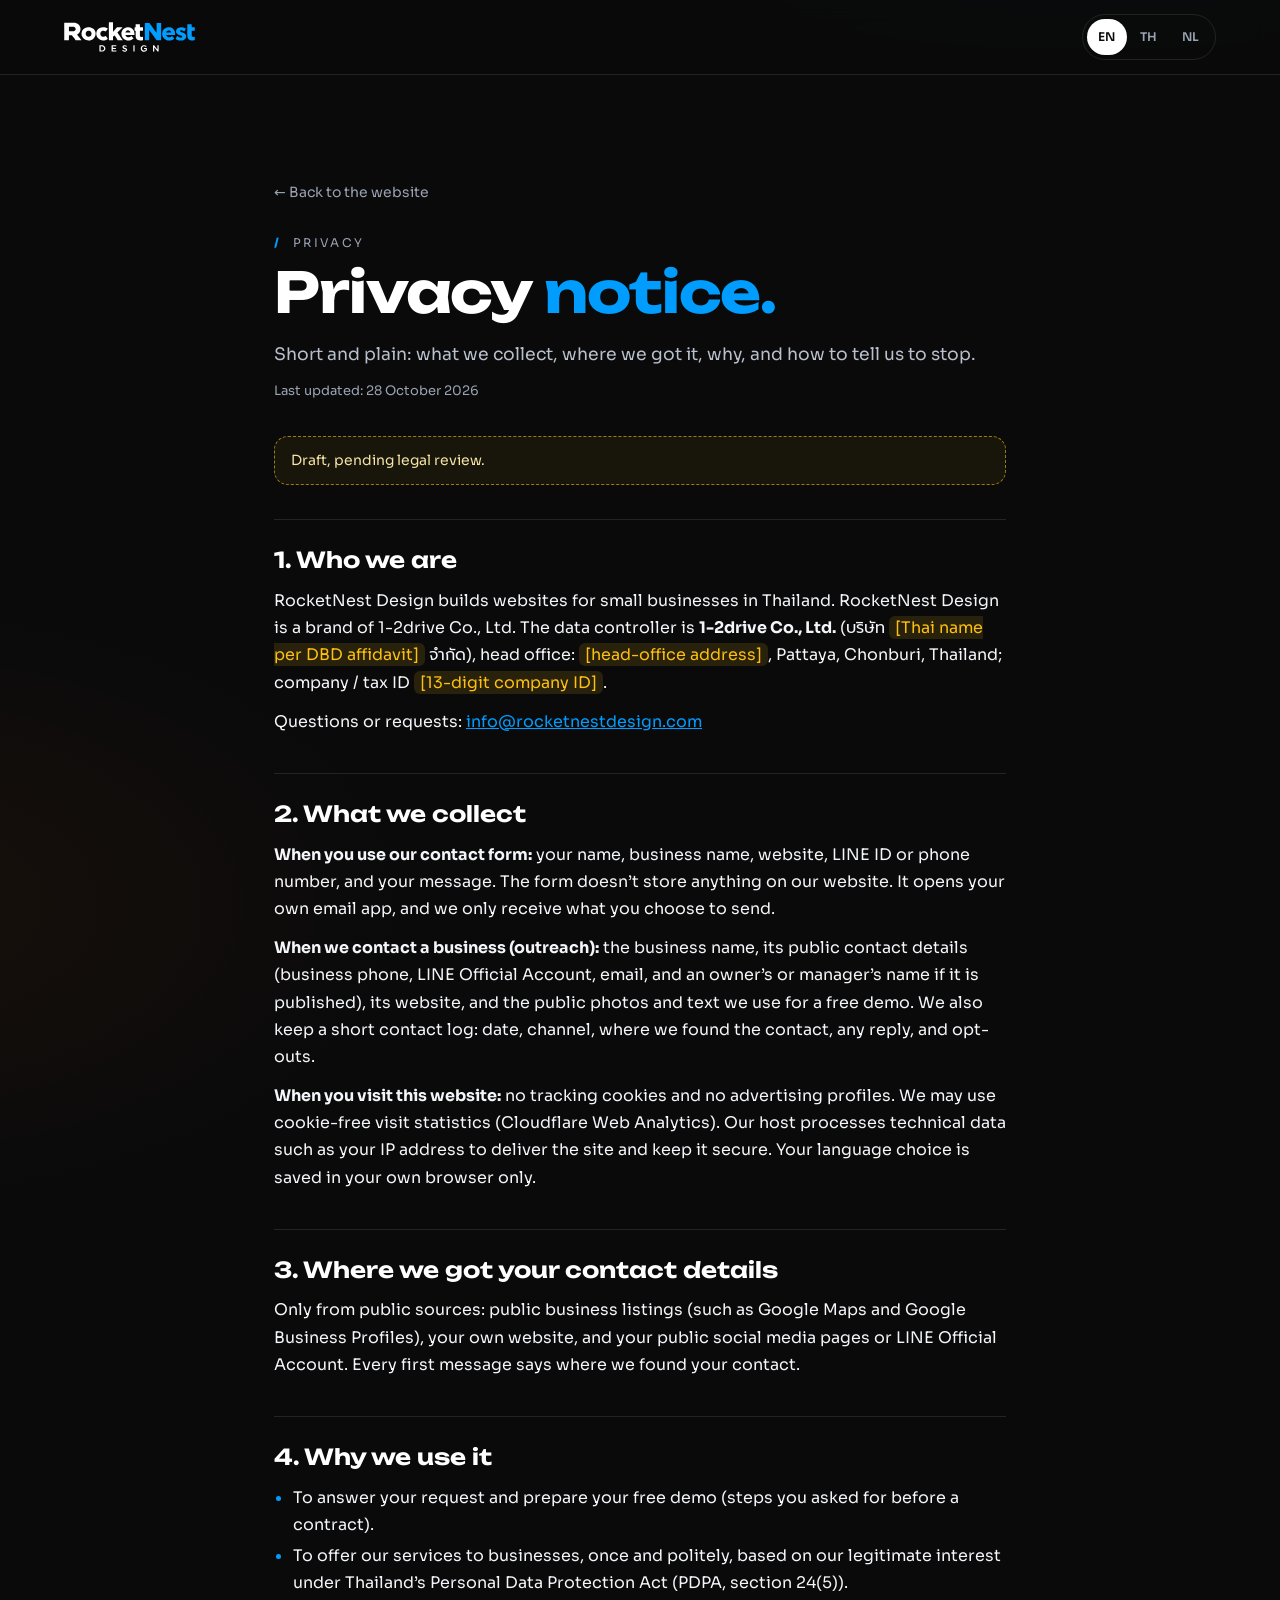
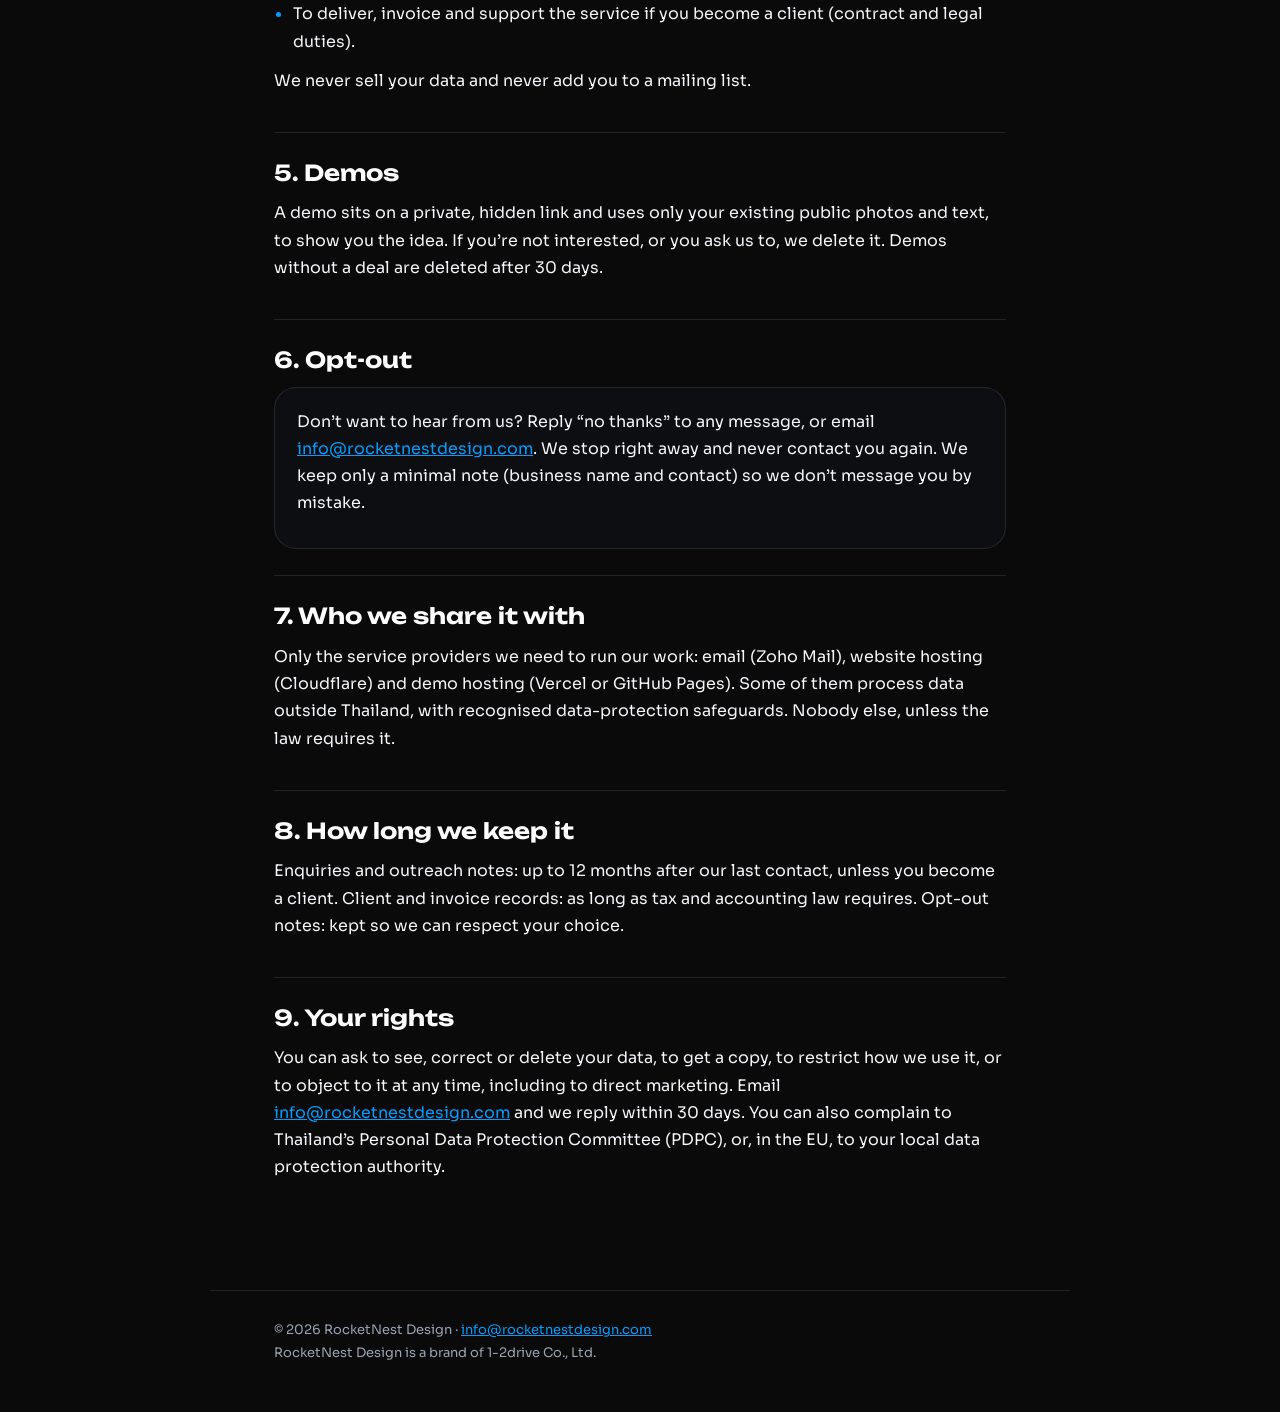
<file: privacy/index.html>
<!doctype html>
<html lang="en">
<head>
<meta charset="utf-8">
<meta name="viewport" content="width=device-width, initial-scale=1, viewport-fit=cover">
<!-- PREVIEW ONLY (draft, pending legal review). Not part of the live candidate; remove noindex when approved for launch. -->
<meta name="robots" content="noindex, nofollow">
<title>Privacy notice · RocketNest Design</title>
<meta name="description" content="How RocketNest Design handles personal data from our contact form and business outreach.">
<meta name="theme-color" content="#0A0A0B">
<link rel="icon" href="../favicon-32.png" sizes="32x32">
<link rel="preload" href="../fonts/sora.woff2" as="font" type="font/woff2" crossorigin>
<style>
@font-face{font-family:"Unbounded";src:url(../fonts/unbounded.woff2) format("woff2");font-weight:200 900;font-display:swap}
@font-face{font-family:"Sora";src:url(../fonts/sora.woff2) format("woff2");font-weight:100 800;font-display:swap}
@font-face{font-family:"Prompt";src:url(../fonts/prompt-thai-Regular.woff2) format("woff2");font-weight:400;font-display:swap;unicode-range:U+0E01-0E5B,U+200C-200D,U+25CC}
@font-face{font-family:"Prompt";src:url(../fonts/prompt-thai-SemiBold.woff2) format("woff2");font-weight:500 600;font-display:swap;unicode-range:U+0E01-0E5B,U+200C-200D,U+25CC}
@font-face{font-family:"Prompt";src:url(../fonts/prompt-thai-Bold.woff2) format("woff2");font-weight:700 900;font-display:swap;unicode-range:U+0E01-0E5B,U+200C-200D,U+25CC}
:root{--ink:#0A0A0B;--paper:#F3F5F8;--mute:#9AA3B2;--blue:#009DFE;--flame:#FD7203;--flame-2:#FEC00F;--line:rgba(255,255,255,.1);--display:"Unbounded","Prompt",system-ui,sans-serif;--sans:"Sora","Prompt",system-ui,-apple-system,"Segoe UI",sans-serif;--pad:clamp(20px,5vw,72px)}
*{box-sizing:border-box}
html{background:var(--ink);-webkit-text-size-adjust:100%}
body{margin:0;color:var(--paper);font-family:var(--sans);font-size:clamp(16px,1.05vw,17px);line-height:1.7;-webkit-font-smoothing:antialiased;overflow-x:clip;
 background:radial-gradient(1200px 600px at 85% -10%,rgba(0,157,254,.14),transparent 60%),radial-gradient(900px 500px at -10% 30%,rgba(253,114,3,.06),transparent 60%),var(--ink)}
a{color:var(--blue)}
:focus-visible{outline:2px solid var(--blue);outline-offset:3px;border-radius:6px}
.hdr{position:sticky;top:0;z-index:5;display:flex;align-items:center;justify-content:space-between;gap:16px;padding:14px var(--pad);background:rgba(10,10,11,.72);backdrop-filter:blur(14px);-webkit-backdrop-filter:blur(14px);border-bottom:1px solid var(--line)}
.hdr img{display:block;height:30px;width:auto}
.lang{display:flex;gap:2px;padding:4px;border:1px solid var(--line);border-radius:999px}
.lang button{all:unset;cursor:pointer;min-width:40px;height:36px;display:grid;place-items:center;border-radius:999px;font-size:12px;font-weight:600;letter-spacing:.06em;color:var(--mute)}
.lang button[aria-pressed=true]{background:#fff;color:var(--ink)}
main{max-width:860px;margin:0 auto;padding:clamp(40px,8vw,96px) var(--pad) 72px}
.back{display:inline-flex;align-items:center;gap:8px;min-height:44px;color:var(--mute);text-decoration:none;font-size:14px}
.back:hover{color:#fff}
.eyebrow{margin:18px 0 10px;font-size:12px;letter-spacing:.2em;text-transform:uppercase;color:var(--mute)}
.eyebrow b{color:var(--blue);margin-right:6px}
h1{font:700 clamp(32px,5.4vw,56px)/1.05 var(--display);letter-spacing:-.02em;margin:0 0 18px;color:#fff;overflow-wrap:anywhere}
h1 em{font-style:normal;color:var(--blue)}
.lede{color:#B8C0CC;font-size:1.08em;margin:0 0 10px}
.upd{color:var(--mute);font-size:13px;margin:0 0 34px}
.draft{border:1px dashed rgba(254,192,15,.6);background:rgba(254,192,15,.06);color:#F6E3A6;border-radius:14px;padding:12px 16px;font-size:14px;margin:0 0 34px}
section{padding:26px 0;border-top:1px solid var(--line)}
h2{font:650 clamp(18px,2vw,22px)/1.3 var(--display);margin:0 0 12px;color:#fff}
p{margin:0 0 12px}
ul{margin:0 0 12px;padding-left:1.2em}
li{margin:4px 0}
li::marker{color:var(--blue)}
.todo{background:rgba(254,192,15,.12);color:var(--flame-2);padding:1px 6px;border-radius:6px}
.card{border:1px solid var(--line);background:rgba(17,18,22,.62);border-radius:22px;padding:20px 22px;margin-top:8px}
footer{max-width:860px;margin:0 auto;padding:28px var(--pad) 48px;color:var(--mute);font-size:13px;border-top:1px solid var(--line)}
html[lang=th] .eyebrow{letter-spacing:.04em}
html[lang=th] body{line-height:1.85}
article[hidden]{display:none}
</style>
</head>
<body>
<header class="hdr">
  <a href="../" aria-label="RocketNest Design home"><img src="../img/wordmark.svg" alt="RocketNest Design" width="150" height="34"></a>
  <div class="lang" role="group" aria-label="Language">
    <button type="button" data-lang="en" aria-pressed="true">EN</button>
    <button type="button" data-lang="th" aria-pressed="false">TH</button>
    <button type="button" data-lang="nl" aria-pressed="false">NL</button>
  </div>
</header>

<main>
<!-- TODO(Steven): data controller = 1-2drive Co., Ltd. (Legal addendum 28 Oct 2026). Fill the [ ... ] placeholders below
     (EN, TH and NL) from the DBD affidavit: Thai name, 13-digit company ID, head-office address. Retention periods: confirm. Thai lawyer to review once. -->

<article lang="en" data-l="en">
  <a class="back" href="../">← Back to the website</a>
  <p class="eyebrow"><b>/</b> Privacy</p>
  <h1>Privacy <em>notice.</em></h1>
  <p class="lede">Short and plain: what we collect, where we got it, why, and how to tell us to stop.</p>
  <p class="upd">Last updated: 28 October 2026</p>
  <p class="draft">Draft, pending legal review.</p>

  <section><h2>1. Who we are</h2>
    <p>RocketNest Design builds websites for small businesses in Thailand. RocketNest Design is a brand of 1-2drive Co., Ltd. The data controller is <b>1-2drive Co., Ltd.</b> (บริษัท <span class="todo">[Thai name per DBD affidavit]</span> จำกัด), head office: <span class="todo">[head-office address]</span>, Pattaya, Chonburi, Thailand; company / tax ID <span class="todo">[13-digit company ID]</span>.</p>
    <p>Questions or requests: <a href="mailto:info@rocketnestdesign.com">info@rocketnestdesign.com</a></p></section>

  <section><h2>2. What we collect</h2>
    <p><strong>When you use our contact form:</strong> your name, business name, website, LINE ID or phone number, and your message. The form doesn’t store anything on our website. It opens your own email app, and we only receive what you choose to send.</p>
    <p><strong>When we contact a business (outreach):</strong> the business name, its public contact details (business phone, LINE Official Account, email, and an owner’s or manager’s name if it is published), its website, and the public photos and text we use for a free demo. We also keep a short contact log: date, channel, where we found the contact, any reply, and opt-outs.</p>
    <p><strong>When you visit this website:</strong> no tracking cookies and no advertising profiles. We may use cookie-free visit statistics (Cloudflare Web Analytics). Our host processes technical data such as your IP address to deliver the site and keep it secure. Your language choice is saved in your own browser only.</p></section>

  <section><h2>3. Where we got your contact details</h2>
    <p>Only from public sources: public business listings (such as Google Maps and Google Business Profiles), your own website, and your public social media pages or LINE Official Account. Every first message says where we found your contact.</p></section>

  <section><h2>4. Why we use it</h2>
    <ul>
      <li>To answer your request and prepare your free demo (steps you asked for before a contract).</li>
      <li>To offer our services to businesses, once and politely, based on our legitimate interest under Thailand’s Personal Data Protection Act (PDPA, section 24(5)).</li>
      <li>To deliver, invoice and support the service if you become a client (contract and legal duties).</li>
    </ul>
    <p>We never sell your data and never add you to a mailing list.</p></section>

  <section><h2>5. Demos</h2>
    <p>A demo sits on a private, hidden link and uses only your existing public photos and text, to show you the idea. If you’re not interested, or you ask us to, we delete it. Demos without a deal are deleted after 30 days.</p></section>

  <section><h2>6. Opt-out</h2>
    <div class="card"><p>Don’t want to hear from us? Reply “no thanks” to any message, or email <a href="mailto:info@rocketnestdesign.com?subject=Opt-out">info@rocketnestdesign.com</a>. We stop right away and never contact you again. We keep only a minimal note (business name and contact) so we don’t message you by mistake.</p></div></section>

  <section><h2>7. Who we share it with</h2>
    <p>Only the service providers we need to run our work: email (Zoho Mail), website hosting (Cloudflare) and demo hosting (Vercel or GitHub Pages). Some of them process data outside Thailand, with recognised data-protection safeguards. Nobody else, unless the law requires it.</p></section>

  <section><h2>8. How long we keep it</h2>
    <p>Enquiries and outreach notes: up to 12 months after our last contact, unless you become a client. Client and invoice records: as long as tax and accounting law requires. Opt-out notes: kept so we can respect your choice.</p></section>

  <section><h2>9. Your rights</h2>
    <p>You can ask to see, correct or delete your data, to get a copy, to restrict how we use it, or to object to it at any time, including to direct marketing. Email <a href="mailto:info@rocketnestdesign.com">info@rocketnestdesign.com</a> and we reply within 30 days. You can also complain to Thailand’s Personal Data Protection Committee (PDPC), or, in the EU, to your local data protection authority.</p></section>
</article>

<article lang="th" data-l="th" hidden>
  <a class="back" href="../">← กลับไปที่เว็บไซต์</a>
  <p class="eyebrow"><b>/</b> ความเป็นส่วนตัว</p>
  <h1>ประกาศ<em>ความเป็นส่วนตัว</em></h1>
  <p class="lede">สั้นและเข้าใจง่าย: เราเก็บข้อมูลอะไร ได้มาจากที่ไหน ใช้ทำอะไร และจะบอกให้เราหยุดได้อย่างไร</p>
  <p class="upd">ปรับปรุงล่าสุด: 28 ตุลาคม 2026</p>
  <p class="draft">ฉบับร่าง รอการตรวจสอบทางกฎหมาย</p>

  <section><h2>1. เราคือใคร</h2>
    <p>RocketNest Design รับทำเว็บไซต์ให้ธุรกิจขนาดเล็กในประเทศไทย RocketNest Design เป็นแบรนด์ของ บริษัท 1-2drive จำกัด ผู้ควบคุมข้อมูลส่วนบุคคลคือ <b>บริษัท <span class="todo">[ชื่อภาษาไทยตามหนังสือรับรอง]</span> จำกัด (1-2drive Co., Ltd.)</b> สำนักงานใหญ่: <span class="todo">[ที่อยู่สำนักงานใหญ่]</span> พัทยา ชลบุรี เลขทะเบียนนิติบุคคล/เลขประจำตัวผู้เสียภาษี <span class="todo">[เลข 13 หลัก]</span></p>
    <p>สอบถามหรือส่งคำขอ: <a href="mailto:info@rocketnestdesign.com">info@rocketnestdesign.com</a></p></section>

  <section><h2>2. ข้อมูลที่เราเก็บ</h2>
    <p><strong>เมื่อคุณใช้แบบฟอร์มติดต่อ:</strong> ชื่อ ชื่อธุรกิจ เว็บไซต์ LINE ID หรือเบอร์โทร และข้อความของคุณ แบบฟอร์มไม่ได้บันทึกข้อมูลใดไว้บนเว็บไซต์ของเรา แต่จะเปิดแอปอีเมลของคุณเอง และเราได้รับเฉพาะสิ่งที่คุณเลือกส่งมา</p>
    <p><strong>เมื่อเราติดต่อธุรกิจ:</strong> ชื่อธุรกิจ ช่องทางติดต่อที่เปิดเผยต่อสาธารณะ (เบอร์โทรของธุรกิจ LINE Official Account อีเมล และชื่อเจ้าของหรือผู้จัดการหากมีการเผยแพร่) เว็บไซต์ รวมถึงรูปภาพและข้อความสาธารณะที่เราใช้ทำเดโมฟรี เรายังเก็บบันทึกการติดต่อสั้น ๆ ได้แก่ วันที่ ช่องทาง แหล่งที่พบช่องทางติดต่อ การตอบกลับ และการขอไม่รับการติดต่อ</p>
    <p><strong>เมื่อคุณเข้าชมเว็บไซต์นี้:</strong> ไม่มีคุกกี้ติดตามและไม่มีการสร้างโปรไฟล์โฆษณา เราอาจใช้สถิติการเข้าชมแบบไม่ใช้คุกกี้ (Cloudflare Web Analytics) ผู้ให้บริการโฮสติ้งของเราประมวลผลข้อมูลทางเทคนิค เช่น หมายเลข IP เพื่อแสดงเว็บไซต์และรักษาความปลอดภัย ภาษาที่คุณเลือกจะบันทึกไว้ในเบราว์เซอร์ของคุณเท่านั้น</p></section>

  <section><h2>3. เราได้ช่องทางติดต่อของคุณมาจากไหน</h2>
    <p>จากแหล่งสาธารณะเท่านั้น: รายชื่อธุรกิจสาธารณะ (เช่น Google Maps และ Google Business Profile) เว็บไซต์ของคุณ และหน้าโซเชียลมีเดียหรือ LINE Official Account สาธารณะของคุณ ข้อความแรกทุกครั้งจะบอกว่าเราพบช่องทางติดต่อของคุณจากที่ใด</p></section>

  <section><h2>4. เราใช้ข้อมูลเพื่ออะไร</h2>
    <ul>
      <li>เพื่อตอบคำขอของคุณและจัดทำเดโมฟรี (ขั้นตอนที่คุณร้องขอก่อนทำสัญญา)</li>
      <li>เพื่อนำเสนอบริการของเราให้ธุรกิจอย่างสุภาพเพียงครั้งเดียว โดยอาศัยประโยชน์โดยชอบด้วยกฎหมายตามพระราชบัญญัติคุ้มครองข้อมูลส่วนบุคคล (PDPA มาตรา 24(5))</li>
      <li>เพื่อให้บริการ ออกใบแจ้งหนี้ และดูแลคุณหากคุณเป็นลูกค้า (ตามสัญญาและหน้าที่ตามกฎหมาย)</li>
    </ul>
    <p>เราไม่ขายข้อมูลของคุณ และไม่เพิ่มคุณเข้ารายชื่อรับอีเมลใด ๆ</p></section>

  <section><h2>5. เดโม</h2>
    <p>เดโมอยู่บนลิงก์ส่วนตัวที่ซ่อนไว้ และใช้เฉพาะรูปภาพและข้อความสาธารณะที่คุณมีอยู่แล้ว เพื่อให้คุณเห็นภาพ หากคุณไม่สนใจหรือขอให้ลบ เราจะลบทันที เดโมที่ไม่ได้ตกลงกันจะถูกลบภายใน 30 วัน</p></section>

  <section><h2>6. การขอไม่รับการติดต่อ</h2>
    <div class="card"><p>ไม่ต้องการให้เราติดต่ออีก? ตอบกลับว่า “ไม่สนใจ” ในข้อความใดก็ได้ หรืออีเมลถึง <a href="mailto:info@rocketnestdesign.com?subject=Opt-out">info@rocketnestdesign.com</a> เราจะหยุดทันทีและจะไม่ติดต่อคุณอีก เราเก็บเพียงบันทึกขั้นต่ำ (ชื่อธุรกิจและช่องทางติดต่อ) เพื่อไม่ให้ส่งข้อความถึงคุณโดยไม่ตั้งใจ</p></div></section>

  <section><h2>7. เราแบ่งปันข้อมูลกับใคร</h2>
    <p>เฉพาะผู้ให้บริการที่จำเป็นต่อการทำงาน: อีเมล (Zoho Mail) โฮสติ้งเว็บไซต์ (Cloudflare) และโฮสติ้งเดโม (Vercel หรือ GitHub Pages) บางรายประมวลผลข้อมูลนอกประเทศไทย โดยมีมาตรการคุ้มครองข้อมูลที่ได้รับการยอมรับ ไม่มีบุคคลอื่น เว้นแต่กฎหมายกำหนด</p></section>

  <section><h2>8. เราเก็บข้อมูลไว้นานเท่าไร</h2>
    <p>คำขอและบันทึกการติดต่อ: ไม่เกิน 12 เดือนหลังการติดต่อครั้งล่าสุด เว้นแต่คุณจะเป็นลูกค้า ข้อมูลลูกค้าและใบแจ้งหนี้: ตามระยะเวลาที่กฎหมายภาษีและบัญชีกำหนด บันทึกการขอไม่รับการติดต่อ: เก็บไว้เพื่อเคารพการตัดสินใจของคุณ</p></section>

  <section><h2>9. สิทธิของคุณ</h2>
    <p>คุณขอเข้าถึง แก้ไข หรือลบข้อมูลของคุณ ขอรับสำเนา ขอจำกัดการใช้ หรือคัดค้านการใช้ข้อมูลได้ทุกเมื่อ รวมถึงการตลาดแบบตรง อีเมลถึง <a href="mailto:info@rocketnestdesign.com">info@rocketnestdesign.com</a> แล้วเราจะตอบกลับภายใน 30 วัน คุณยังร้องเรียนต่อคณะกรรมการคุ้มครองข้อมูลส่วนบุคคล (สคส.) ได้ หรือหากอยู่ในสหภาพยุโรป ร้องเรียนต่อหน่วยงานคุ้มครองข้อมูลในประเทศของคุณ</p></section>
</article>

<article lang="nl" data-l="nl" hidden>
  <a class="back" href="../">← Terug naar de website</a>
  <p class="eyebrow"><b>/</b> Privacy</p>
  <h1>Privacy<em>verklaring.</em></h1>
  <p class="lede">Kort en duidelijk: wat we verzamelen, waar we het vonden, waarom, en hoe je ons laat stoppen.</p>
  <p class="upd">Laatst bijgewerkt: 28 oktober 2026</p>
  <p class="draft">Ontwerp, juridische controle volgt.</p>

  <section><h2>1. Wie we zijn</h2>
    <p>RocketNest Design maakt websites voor kleine zaken in Thailand. RocketNest Design is een merk van 1-2drive Co., Ltd. De verwerkingsverantwoordelijke is <b>1-2drive Co., Ltd.</b>, hoofdkantoor: <span class="todo">[adres hoofdkantoor]</span>, Pattaya, Chonburi, Thailand; bedrijfs- en belastingnummer <span class="todo">[13-cijferig bedrijfsnummer]</span>.</p>
    <p>Vragen of verzoeken: <a href="mailto:info@rocketnestdesign.com">info@rocketnestdesign.com</a></p></section>

  <section><h2>2. Wat we verzamelen</h2>
    <p><strong>Als je ons contactformulier gebruikt:</strong> je naam, de naam van je zaak, je website, je LINE ID of telefoonnummer en je bericht. Het formulier bewaart niets op onze website. Het opent je eigen e-mailapp, en we ontvangen alleen wat jij verstuurt.</p>
    <p><strong>Als we een zaak contacteren:</strong> de naam van de zaak, de publieke contactgegevens (telefoon van de zaak, LINE Official Account, e-mail, en de naam van de eigenaar of manager als die gepubliceerd is), de website, en de publieke foto’s en teksten die we gebruiken voor een gratis demo. We houden ook een kort contactlogboek bij: datum, kanaal, waar we het contact vonden, een eventueel antwoord en afmeldingen.</p>
    <p><strong>Als je deze website bezoekt:</strong> geen trackingcookies en geen advertentieprofielen. We gebruiken mogelijk cookievrije bezoekstatistieken (Cloudflare Web Analytics). Onze host verwerkt technische gegevens zoals je IP-adres om de site te tonen en te beveiligen. Je taalkeuze wordt alleen in je eigen browser bewaard.</p></section>

  <section><h2>3. Waar we je contactgegevens vonden</h2>
    <p>Alleen uit publieke bronnen: openbare bedrijfsvermeldingen (zoals Google Maps en Google-bedrijfsprofielen), je eigen website, en je publieke sociale media of LINE Official Account. In elk eerste bericht staat waar we je contact vonden.</p></section>

  <section><h2>4. Waarvoor we het gebruiken</h2>
    <ul>
      <li>Om je vraag te beantwoorden en je gratis demo te maken (stappen die je vroeg vóór een contract).</li>
      <li>Om onze diensten één keer, beleefd, aan te bieden aan zaken, op basis van ons gerechtvaardigd belang onder de Thaise wet op de bescherming van persoonsgegevens (PDPA, artikel 24(5)).</li>
      <li>Om de dienst te leveren, te factureren en te ondersteunen als je klant wordt (contract en wettelijke plichten).</li>
    </ul>
    <p>We verkopen je gegevens nooit en zetten je nooit op een mailinglijst.</p></section>

  <section><h2>5. Demo’s</h2>
    <p>Een demo staat op een privé, verborgen link en gebruikt alleen je bestaande publieke foto’s en teksten, om je het idee te tonen. Heb je geen interesse, of vraag je het ons, dan verwijderen we hem. Demo’s zonder akkoord worden na 30 dagen verwijderd.</p></section>

  <section><h2>6. Afmelden</h2>
    <div class="card"><p>Liever niets meer van ons horen? Antwoord “nee, bedankt” op eender welk bericht, of mail naar <a href="mailto:info@rocketnestdesign.com?subject=Opt-out">info@rocketnestdesign.com</a>. We stoppen meteen en contacteren je nooit meer. We bewaren alleen een minimale notitie (naam van de zaak en het contact), zodat we je niet per vergissing opnieuw berichten.</p></div></section>

  <section><h2>7. Met wie we het delen</h2>
    <p>Alleen met de dienstverleners die we nodig hebben: e-mail (Zoho Mail), websitehosting (Cloudflare) en demohosting (Vercel of GitHub Pages). Sommigen verwerken gegevens buiten Thailand, met erkende beschermingsmaatregelen. Met niemand anders, tenzij de wet het vereist.</p></section>

  <section><h2>8. Hoe lang we het bewaren</h2>
    <p>Aanvragen en notities van contacten: tot 12 maanden na ons laatste contact, tenzij je klant wordt. Klant- en factuurgegevens: zo lang als de fiscale en boekhoudkundige wetgeving vereist. Afmeldingen: bewaard zodat we je keuze kunnen respecteren.</p></section>

  <section><h2>9. Je rechten</h2>
    <p>Je kunt vragen om je gegevens in te zien, te verbeteren of te wissen, een kopie te krijgen, het gebruik te beperken of er op elk moment bezwaar tegen te maken, ook tegen direct marketing. Mail naar <a href="mailto:info@rocketnestdesign.com">info@rocketnestdesign.com</a> en we antwoorden binnen 30 dagen. Je kunt ook klacht indienen bij de Thaise Personal Data Protection Committee (PDPC), of in de EU bij je lokale gegevensbeschermingsautoriteit (in België: de Gegevensbeschermingsautoriteit).</p></section>
</article>
</main>
<footer>© 2026 RocketNest Design · <a href="mailto:info@rocketnestdesign.com">info@rocketnestdesign.com</a><br>RocketNest Design is a brand of 1-2drive Co., Ltd.</footer>
<script>
(function(){
  var T={en:'Privacy notice · RocketNest Design',th:'ประกาศความเป็นส่วนตัว · RocketNest Design',nl:'Privacyverklaring · RocketNest Design'};
  function set(l,persist){
    if(!T[l])l='en';
    document.documentElement.lang=l;document.title=T[l];
    [].forEach.call(document.querySelectorAll('article[data-l]'),function(a){a.hidden=a.getAttribute('data-l')!==l});
    [].forEach.call(document.querySelectorAll('.lang button'),function(b){b.setAttribute('aria-pressed',String(b.getAttribute('data-lang')===l))});
    if(persist)try{localStorage.setItem('rn-lang',l)}catch(e){}
  }
  var q=(location.search.match(/[?&]lang=(en|th|nl)/)||[])[1],s=null;
  try{s=localStorage.getItem('rn-lang')}catch(e){}
  var n=(navigator.language||'').slice(0,2);
  set(q||s||(n==='th'||n==='nl'?n:'en'),!!q);
  [].forEach.call(document.querySelectorAll('.lang button'),function(b){b.addEventListener('click',function(){set(b.getAttribute('data-lang'),true)})});
})();
</script>
</body>
</html>
</file>
